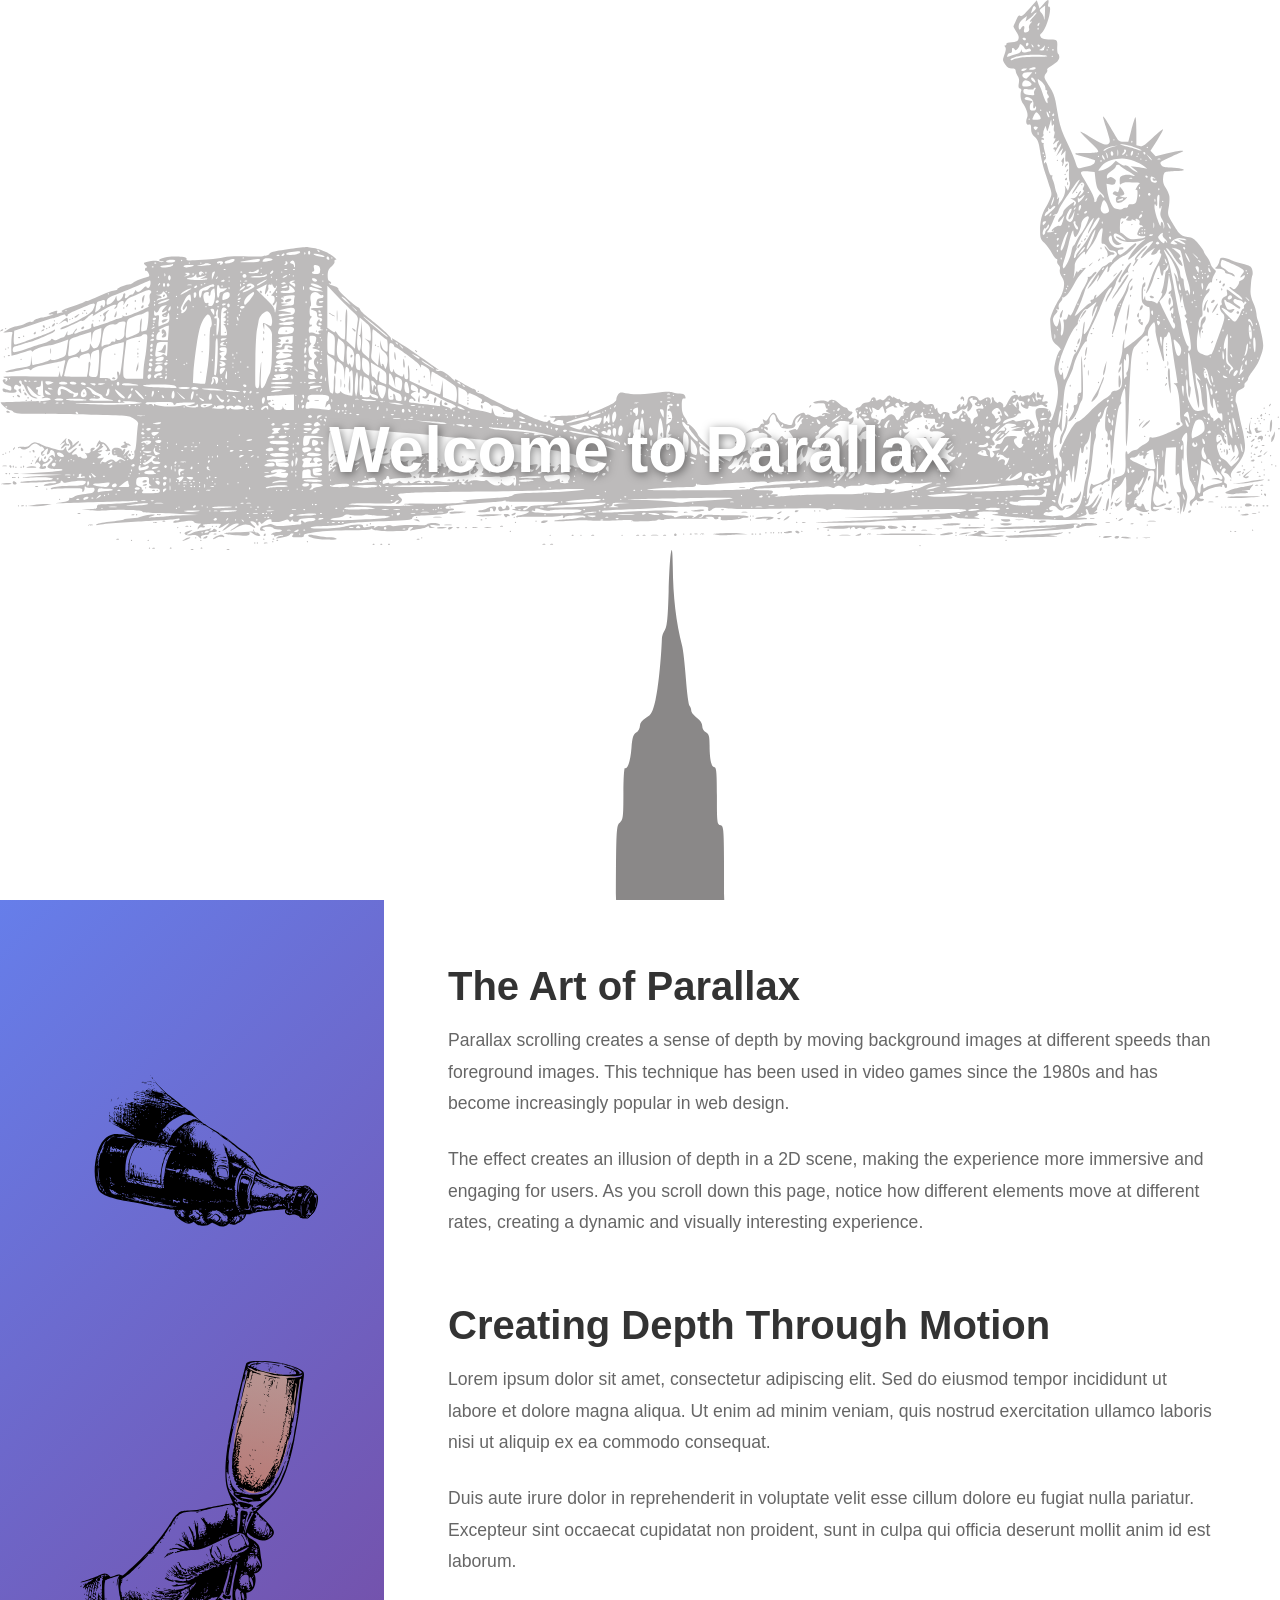
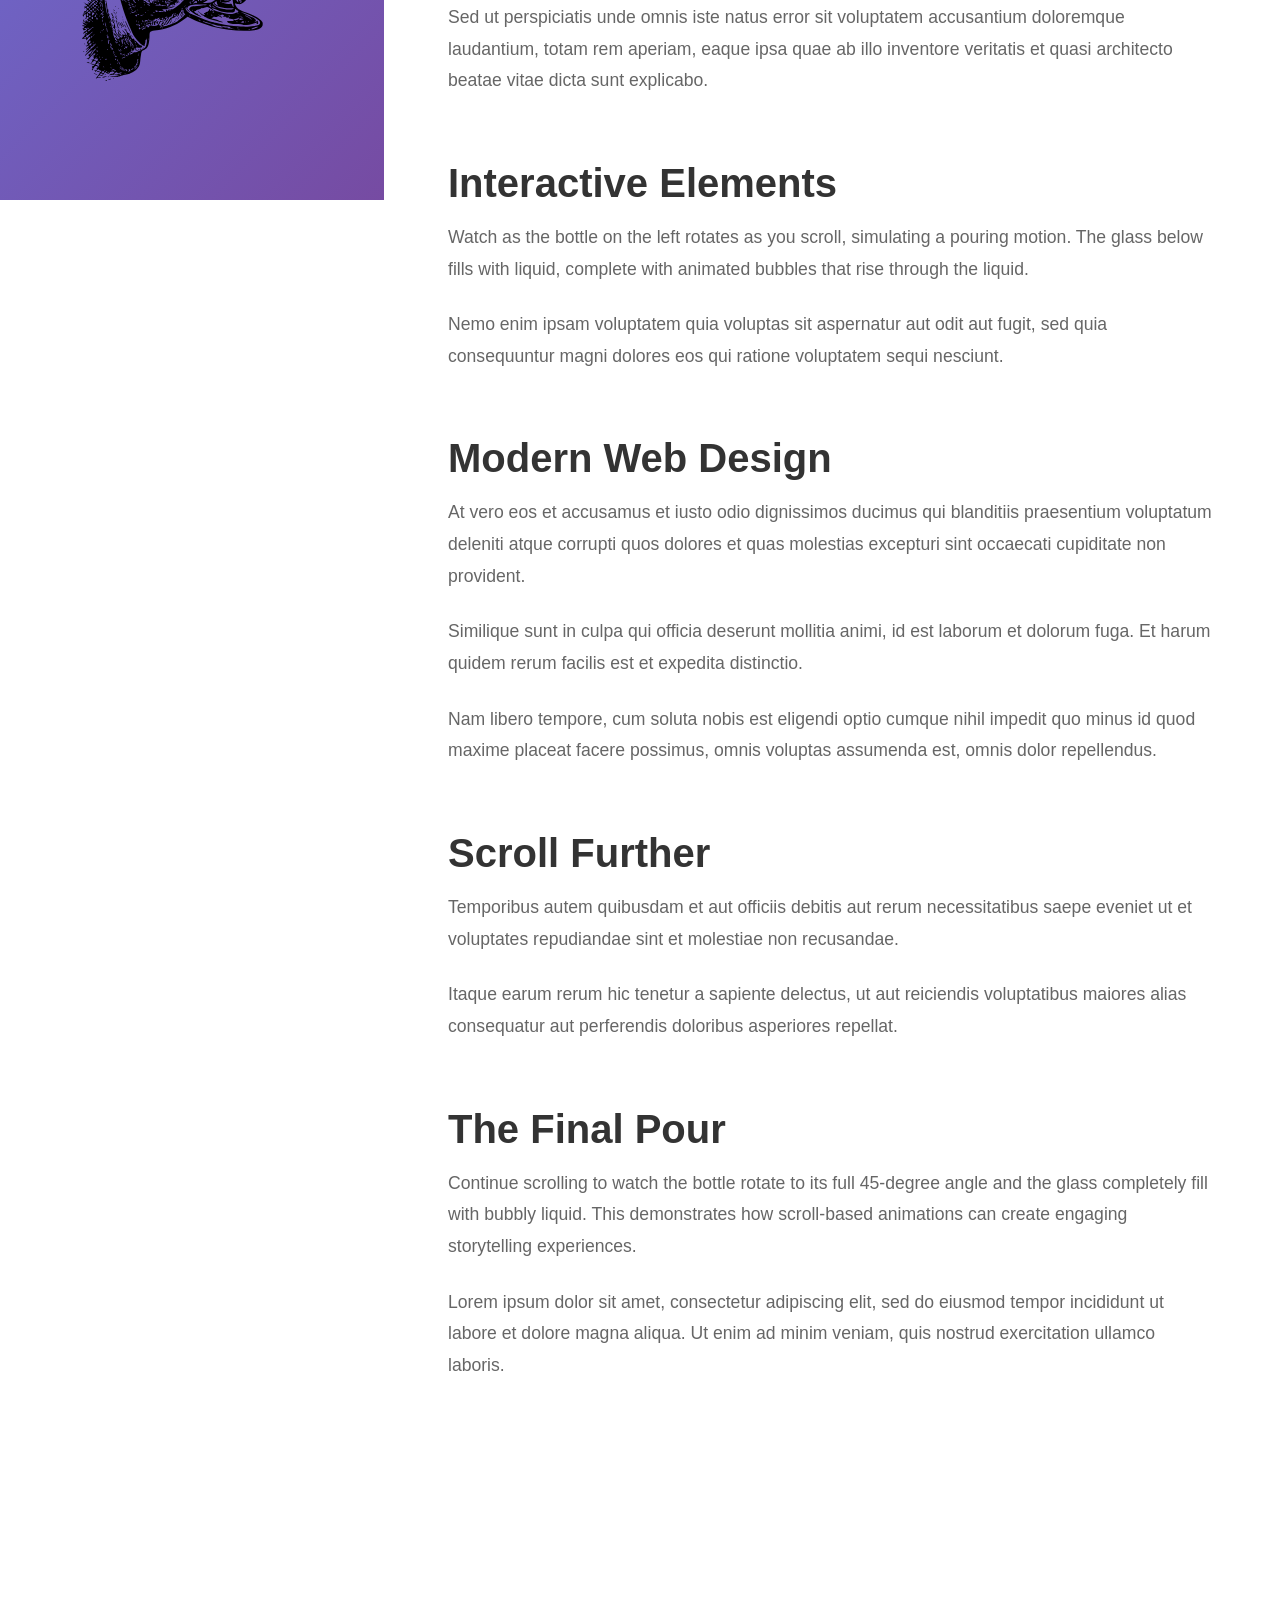
<file: _index.html>
<!DOCTYPE html>
<html lang="en">
<head>
    <meta charset="UTF-8">
    <meta name="viewport" content="width=device-width, initial-scale=1.0">
    <title>Parallax Scrolling Website</title>
    <style>
        * {
            margin: 0;
            padding: 0;
            box-sizing: border-box;
        }

        body {
            font-family: 'Arial', sans-serif;
            overflow-x: hidden;
        }

        /* Hero Section with Parallax Layers */
        .hero-section {
            position: relative;
            height: 100vh;
            overflow: hidden;
            background: white;
            display: flex;
            flex-direction: column;
        }

        .parallax-layer {
            position: relative;
            /*top: 0;*/
            /*left: 0;*/
            width: 100%;
            /*height: 100%;*/
            display: flex;
            /*align-items: center;*/
            justify-content: center;
        }

        .parallax-layer object {
            width: 100%;
            /*height: 80%;*/
            object-fit: contain;
        }

        .hero-title {
            position: absolute;
            top: 50%;
            left: 50%;
            transform: translate(-50%, -50%);
            z-index: 10;
            color: white;
            font-size: clamp(2rem, 6vw, 4rem);
            font-weight: bold;
            text-shadow: 0.125rem 0.125rem 0.625rem rgba(0, 0, 0, 0.5);
            text-align: center;
        }

        /* Main Content Section */
        .main-content {
            display: flex;
            min-height: 300vh;
            position: relative;
            flex-direction: row;
        }

        /* Left Container - Sticky */
        .left-container {
            position: sticky;
            top: 0;
            left: 0;
            width: 30%;
            height: 100vh;
            background: linear-gradient(135deg, #667eea 0%, #764ba2 100%);
            display: flex;
            flex-direction: column;
            align-items: center;
            justify-content: center;
            padding: 2rem;
        }

        .bottle-container {
            position: relative;
            width: 28vw;
            height: 35vh;
            max-width: 18rem;
            max-height: 28rem;
            margin-bottom: 3vh;
            padding: 0 10% 0 10%;
        }

        .bottle-svg {
            width: 100%;
            height: 100%;
            transition: transform 0.1s ease-out;
        }

        .glass-container {
            position: relative;
            width: 28vw;
            height: 28vw;
            max-width: 20rem;
            max-height: 20rem;
            overflow: hidden;
        }

        .glass-svg {
            width: 100%;
            height: 100%;
            position: relative;
            z-index: 2;
        }

        .liquid-overlay {
            position: absolute;
            transform: rotate(11deg);
            transform-origin: bottom center;
            max-height: 38%;
            bottom: 59%;
            left: 60%;
            width: 17%;
            height: 0;
            background: linear-gradient(180deg,
            rgba(255, 200, 100, 0.5) 0%,
            rgba(255, 150, 50, 0.5) 100%);
            transition: height 0.1s ease-out;
            z-index: 1;
            overflow: hidden;
            border-radius: 0 0 50% 50%;
        }

        /* Bubbles */
        .bubble {
            position: absolute;
            bottom: -10%;
            background: radial-gradient(circle at 30% 30%, rgba(255, 255, 255, 0.8), rgba(255, 255, 255, 0.3));
            border-radius: 50%;
            animation: rise linear infinite;
        }

        @keyframes rise {
            to {
                bottom: 100%;
                transform: translateX(1.25rem);
            }
        }

        /* Right Container - Scrollable Content */
        .right-container {
            width: 70%;
            padding: 4rem;
            background: white;
        }

        .content-section {
            margin-bottom: 4rem;
        }

        .content-section h2 {
            font-size: clamp(1.5rem, 4vw, 2.5rem);
            color: #333;
            margin-bottom: 1rem;
        }

        .content-section p {
            font-size: clamp(1rem, 2vw, 1.1rem);
            line-height: 1.8;
            color: #666;
            margin-bottom: 1.5rem;
        }

        /* Responsive */
        @media (max-width: 48rem) {
            .left-container {
                width: 35%;
                padding: 1rem;
            }

            .right-container {
                width: 65%;
                padding: 2rem;
            }

            .bottle-container {
                width: 32vw;
                height: 30vh;
            }

            .glass-container {
                width: 32vw;
                height: 32vw;
            }
        }
    </style>
</head>
<body>
<!-- Hero Section with 5 Parallax Layers -->
<section class="hero-section" id="hero">
    <div class="parallax-layer" data-speed="0" style="background: transparent;">
        <!-- Placeholder for Layer 1 SVG (slowest) -->
        <object data="bridge.svg" type="image/svg+xml"></object>
        <!--        <svg viewBox="0 0 200 200" xmlns="http://www.w3.org/2000/svg">-->
        <!--            <circle cx="100" cy="100" r="80" fill="#16213e" opacity="0.5"/>-->
        <!--        </svg>-->
    </div>

    <div class="parallax-layer" data-speed="0.4" style="background: transparent;">
        <!-- Placeholder for Layer 2 SVG -->
        <object data="skyline3.svg" type="image/svg+xml"></object>
        <!--        <svg viewBox="0 0 200 200" xmlns="http://www.w3.org/2000/svg">-->
        <!--            <polygon points="100,20 180,180 20,180" fill="#0f3460" opacity="0.6"/>-->
        <!--        </svg>-->
    </div>

    <div class="parallax-layer" data-speed="0.6" style="background: transparent;">
        <!-- Placeholder for Layer 3 SVG -->
        <object data="skyline2.svg" type="image/svg+xml"></object>
        <!--        <svg viewBox="0 0 200 200" xmlns="http://www.w3.org/2000/svg">-->
        <!--            <rect x="50" y="50" width="100" height="100" fill="#533483" opacity="0.7"/>-->
        <!--        </svg>-->
    </div>

    <div class="parallax-layer" data-speed="0.8" style="background: transparent;">
        <!-- Placeholder for Layer 4 SVG -->
        <object data="skyline1.svg" type="image/svg+xml"></object>
        <!--        <svg viewBox="0 0 200 200" xmlns="http://www.w3.org/2000/svg">-->
        <!--            <ellipse cx="100" cy="100" rx="60" ry="80" fill="#7b2cbf" opacity="0.8"/>-->
        <!--        </svg>-->
    </div>

    <div class="parallax-layer" data-speed="1.0" style="background: transparent;">
        <!-- Placeholder for Layer 5 SVG (fastest) -->
        <object data="clouds.svg" type="image/svg+xml"></object>
        <!--        <svg viewBox="0 0 200 200" xmlns="http://www.w3.org/2000/svg">-->
        <!--            <star>-->
        <!--                <path d="M100,30 L110,70 L150,70 L120,95 L130,135 L100,110 L70,135 L80,95 L50,70 L90,70 Z" fill="#9d4edd"/>-->
        <!--            </star>-->
        <!--        </svg>-->
    </div>

    <h1 class="hero-title">Welcome to Parallax</h1>
</section>

<!-- Main Content Section -->
<div class="main-content">
    <!-- Left Fixed Container -->
    <div class="left-container">
        <div class="bottle-container">
            <object data="bottle.svg" id="bottle" class="bottle-svg" type="image/svg+xml"></object>

            <!-- Placeholder for Bottle SVG -->
            <!--            <svg class="bottle-svg" id="bottle" viewBox="0 0 100 150" xmlns="http://www.w3.org/2000/svg">-->
            <!--                <rect x="35" y="10" width="30" height="15" fill="#8b4513" rx="2"/>-->
            <!--                <rect x="40" y="25" width="20" height="10" fill="#a0522d"/>-->
            <!--                <path d="M30,35 L30,120 Q30,140 50,140 Q70,140 70,120 L70,35 Z" fill="#d2691e" stroke="#8b4513" stroke-width="2"/>-->
            <!--                <ellipse cx="50" cy="35" rx="20" ry="5" fill="#a0522d"/>-->
            <!--            </svg>-->
        </div>

        <div class="glass-container">
            <!-- Placeholder for Glass SVG with round bottom -->
            <object data="glass.svg" class="glass-svg" type="image/svg+xml"></object>
            <!--            <svg class="glass-svg" viewBox="0 0 100 100" xmlns="http://www.w3.org/2000/svg">-->
            <!--                <path d="M20,20 L25,75 Q25,90 50,90 Q75,90 75,75 L80,20 Z"-->
            <!--                      fill="none"-->
            <!--                      stroke="#87ceeb"-->
            <!--                      stroke-width="3"-->
            <!--                      opacity="0.7"/>-->
            <!--                <ellipse cx="50" cy="20" rx="30" ry="5" fill="none" stroke="#87ceeb" stroke-width="3" opacity="0.7"/>-->
            <!--            </svg>-->

            <!-- Liquid Overlay -->
            <div class="liquid-overlay" id="liquid"></div>
        </div>
    </div>

    <!-- Right Scrollable Container -->
    <div class="right-container">
        <div class="content-section">
            <h2>The Art of Parallax</h2>
            <p>Parallax scrolling creates a sense of depth by moving background images at different speeds than foreground images. This technique has been used in video games since the 1980s and has become increasingly popular in web design.</p>
            <p>The effect creates an illusion of depth in a 2D scene, making the experience more immersive and engaging for users. As you scroll down this page, notice how different elements move at different rates, creating a dynamic and visually interesting experience.</p>
        </div>

        <div class="content-section">
            <h2>Creating Depth Through Motion</h2>
            <p>Lorem ipsum dolor sit amet, consectetur adipiscing elit. Sed do eiusmod tempor incididunt ut labore et dolore magna aliqua. Ut enim ad minim veniam, quis nostrud exercitation ullamco laboris nisi ut aliquip ex ea commodo consequat.</p>
            <p>Duis aute irure dolor in reprehenderit in voluptate velit esse cillum dolore eu fugiat nulla pariatur. Excepteur sint occaecat cupidatat non proident, sunt in culpa qui officia deserunt mollit anim id est laborum.</p>
            <p>Sed ut perspiciatis unde omnis iste natus error sit voluptatem accusantium doloremque laudantium, totam rem aperiam, eaque ipsa quae ab illo inventore veritatis et quasi architecto beatae vitae dicta sunt explicabo.</p>
        </div>

        <div class="content-section">
            <h2>Interactive Elements</h2>
            <p>Watch as the bottle on the left rotates as you scroll, simulating a pouring motion. The glass below fills with liquid, complete with animated bubbles that rise through the liquid.</p>
            <p>Nemo enim ipsam voluptatem quia voluptas sit aspernatur aut odit aut fugit, sed quia consequuntur magni dolores eos qui ratione voluptatem sequi nesciunt.</p>
        </div>

        <div class="content-section">
            <h2>Modern Web Design</h2>
            <p>At vero eos et accusamus et iusto odio dignissimos ducimus qui blanditiis praesentium voluptatum deleniti atque corrupti quos dolores et quas molestias excepturi sint occaecati cupiditate non provident.</p>
            <p>Similique sunt in culpa qui officia deserunt mollitia animi, id est laborum et dolorum fuga. Et harum quidem rerum facilis est et expedita distinctio.</p>
            <p>Nam libero tempore, cum soluta nobis est eligendi optio cumque nihil impedit quo minus id quod maxime placeat facere possimus, omnis voluptas assumenda est, omnis dolor repellendus.</p>
        </div>

        <div class="content-section">
            <h2>Scroll Further</h2>
            <p>Temporibus autem quibusdam et aut officiis debitis aut rerum necessitatibus saepe eveniet ut et voluptates repudiandae sint et molestiae non recusandae.</p>
            <p>Itaque earum rerum hic tenetur a sapiente delectus, ut aut reiciendis voluptatibus maiores alias consequatur aut perferendis doloribus asperiores repellat.</p>
        </div>

        <div class="content-section">
            <h2>The Final Pour</h2>
            <p>Continue scrolling to watch the bottle rotate to its full 45-degree angle and the glass completely fill with bubbly liquid. This demonstrates how scroll-based animations can create engaging storytelling experiences.</p>
            <p>Lorem ipsum dolor sit amet, consectetur adipiscing elit, sed do eiusmod tempor incididunt ut labore et dolore magna aliqua. Ut enim ad minim veniam, quis nostrud exercitation ullamco laboris.</p>
        </div>
    </div>
</div>

<script>
    // Hero Parallax Effect
    const hero = document.getElementById('hero');
    const parallaxLayers = document.querySelectorAll('.parallax-layer');

    window.addEventListener('scroll', () => {
        const scrolled = window.pageYOffset;
        const heroHeight = hero.offsetHeight;

        // Only apply parallax in hero section
        if (scrolled <= heroHeight) {
            parallaxLayers.forEach(layer => {
                const speed = layer.dataset.speed;
                const yPos = -(scrolled * speed);
                layer.style.transform = `translateY(${yPos}px)`;
            });
        }

        // Bottle rotation and liquid fill (starts after hero section)
        const mainContent = document.querySelector('.main-content');
        const mainContentTop = heroHeight;
        const mainContentHeight = mainContent.offsetHeight;

        if (scrolled > mainContentTop) {
            const scrollInContent = scrolled - mainContentTop;
            const totalScrollRange = mainContentHeight * 0.8;
            const scrollProgress = Math.min(scrollInContent / totalScrollRange, 1);

            // Bottle tips quickly in first 20% of scroll
            const bottlePhase = Math.min(scrollProgress / 0.2, 1);
            const rotation = bottlePhase * 45;
            const bottle = document.getElementById('bottle');
            bottle.style.transform = `rotate(${rotation}deg)`;

            // Glass fills after bottle is fully tipped (20% - 100% of scroll range)
            let liquidHeight = 0;
            if (scrollProgress > 0.2) {
                const liquidPhase = (scrollProgress - 0.2) / 0.8;
                liquidHeight = liquidPhase * 100;
            }

            const liquid = document.getElementById('liquid');
            liquid.style.height = `${liquidHeight}%`;

            // Add bubbles dynamically based on liquid level
            if (liquidHeight > 10 && liquidHeight < 100) {
                addBubbles(liquid, liquidHeight);
            }
        }
    });

    // Bubble generation
    let bubbleInterval;
    let lastBubbleTime = 0;

    function addBubbles(container, liquidHeight) {
        const now = Date.now();

        // Only add bubbles every 200ms
        if (now - lastBubbleTime < 200) return;
        lastBubbleTime = now;

        // Limit number of bubbles
        const existingBubbles = container.querySelectorAll('.bubble');
        if (existingBubbles.length > 15) {
            existingBubbles[0].remove();
        }

        const bubble = document.createElement('div');
        bubble.className = 'bubble';

        // Use percentage-based sizing
        const size = Math.random() * 3 + 1; // 1-4% of container
        bubble.style.width = `${size}%`;
        bubble.style.height = `${size}%`;
        bubble.style.left = `${Math.random() * 80 + 10}%`;
        bubble.style.animationDuration = `${Math.random() * 3 + 2}s`;
        bubble.style.animationDelay = `${Math.random() * 0.5}s`;

        container.appendChild(bubble);

        // Remove bubble after animation
        setTimeout(() => {
            bubble.remove();
        }, 5000);
    }
</script>
</body>
</html>
</file>
